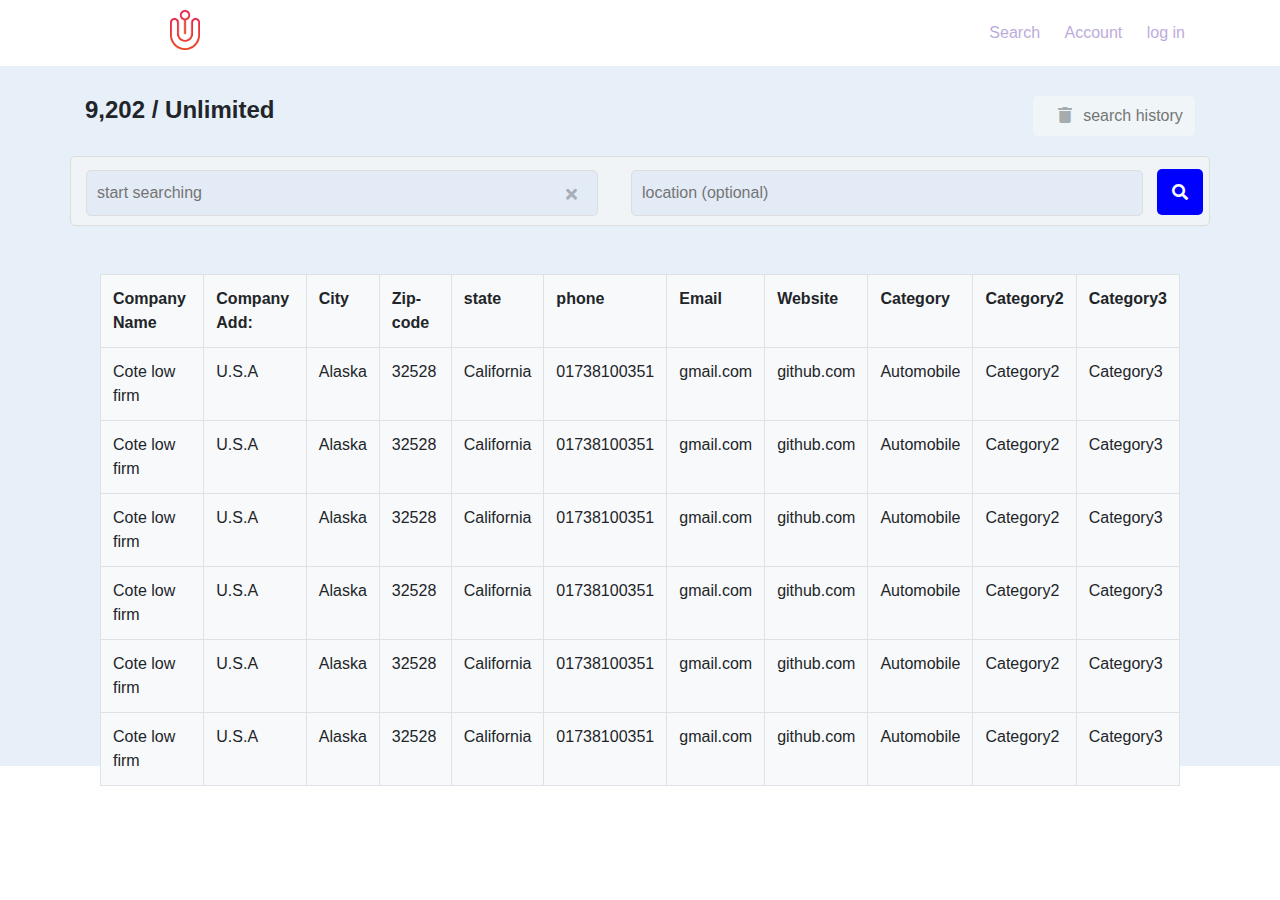
<file: index.html>
<!DOCTYPE html>
<html lang="en">
<head>
    <meta charset="UTF-8">
    <meta name="viewport" content="widtd=device-widtd, initial-scale=1.0">
    <meta http-equiv="X-UA-Compatible" content="ie=edge">
    <title>table single page</title>

    <link rel="stylesheet" href="https://stackpath.bootstrapcdn.com/bootstrap/4.2.1/css/bootstrap.min.css">
    <link rel="stylesheet" href="https://use.fontawesome.com/releases/v5.6.3/css/all.css">
    <link rel="stylesheet" href="assets/css/style.css">
    <link rel="stylesheet" href="assets/css/responsive.css">

    <script src="https://code.jquery.com/jquery-3.3.1.slim.min.js"></script>
</head>
<body>
      <div class="header-area">
          <div class="container">
              <div class="row">
                  <div class="col-md-6">
                      <div class="left-content">
                        <div class="logo">
                            <h3><a href="index.html"><img src="assets/img/unlimitedlogo.png" alt=""><!-- ContactEverybody <span>BETA</span> --></a> </h3>
                          </div>
                      </div>
                  </div>
                  <div class="col-md-6">
                      <ul class="right-content">
                        <li><a href="">Search</a></li>
                            <li><a href="">Account</a></li>
                            <li><a href="log in.html">log in</a></li>
                      </ul>
                  </div>
              </div>
          </div>
      </div> <!-- HEADER AREA END -->

      <div class="section-padding">
          <div class="container">
                  <form action="">
                        <div class="row">
                            <div class="col-md-6">
                                <div class="text-content">
                                    <h4>9,202 / Unlimited</h4>
                                </div>
                            </div>

                            <div class="col-md-6">
                               <div class="input-content">
                                   <i class="fas fa-trash"></i>
                                   <input type="text" class="history" placeholder="search history">
                               </div>
                           </div>
                       </div>

                            <div class="row area">
                                <div class="col-md-6">
                                    <div class="input-area left-box">
                                        <i class="fas fa-times"></i>
                                        <input type="text" placeholder="start searching">
                                    </div>
                                </div>

                                <div class="col-md-6 right-box">
                                    <div class="input-area">
                                        <input type="text" placeholder="location (optional)">
                                    </div>
                               </div>
                                    <div class="search-icon">
                                        <i class="fas fa-search"></i>
                                    </div>
                            </div>
                </form>
                <!--=============== table-area start==================== -->
                <div class="col-md-12">
                    <table class="table table-bordered bg-light mt-5" >
                        <tr>
                            <th>Company Name</th>
                            <th>Company Add:</th>
                            <th>City</th>
                            <th>Zip-code</th>
                            <th>state</th>
                            <th>phone</th>
                            <th>Email</th>
                            <th>Website</th>
                            <th>Category</th>
                            <th>Category2</th>
                            <th>Category3</th>
                        </tr>
                        <tr>
                            <td>Cote low firm</th>
                                <td>U.S.A</th>
                                <td>Alaska</th>
                                <td>32528</th>
                                <td>California</th>
                                <td>01738100351</th>
                                <td>gmail.com</th>
                                <td>github.com</th>
                                <td>Automobile</th>
                                <td>Category2</th>
                                <td>Category3</th>
                        </tr>
                        <tr>
                            <td>Cote low firm</th>
                                <td>U.S.A</th>
                                <td>Alaska</th>
                                <td>32528</th>
                                <td>California</th>
                                <td>01738100351</th>
                                <td>gmail.com</th>
                                <td>github.com</th>
                                <td>Automobile</th>
                                <td>Category2</th>
                                <td>Category3</th>
                        </tr>
                        <tr>
                            <td>Cote low firm</th>
                            <td>U.S.A</th>
                            <td>Alaska</th>
                            <td>32528</th>
                            <td>California</th>
                            <td>01738100351</th>
                            <td>gmail.com</th>
                            <td>github.com</th>
                            <td>Automobile</th>
                            <td>Category2</th>
                            <td>Category3</th>
                        </tr>
                        <tr>
                            <td>Cote low firm</th>
                            <td>U.S.A</th>
                            <td>Alaska</th>
                            <td>32528</th>
                            <td>California</th>
                            <td>01738100351</th>
                            <td>gmail.com</th>
                            <td>github.com</th>
                            <td>Automobile</th>
                            <td>Category2</th>
                            <td>Category3</th>
                        </tr>
                        <tr>
                            <td>Cote low firm</th>
                            <td>U.S.A</th>
                            <td>Alaska</th>
                            <td>32528</th>
                            <td>California</th>
                            <td>01738100351</th>
                            <td>gmail.com</th>
                            <td>github.com</th>
                            <td>Automobile</th>
                            <td>Category2</th>
                            <td>Category3</th>
                        </tr>
                        <tr>
                            <td>Cote low firm</th>
                            <td>U.S.A</th>
                            <td>Alaska</th>
                            <td>32528</th>
                            <td>California</th>
                            <td>01738100351</th>
                            <td>gmail.com</th>
                            <td>github.com</th>
                            <td>Automobile</th>
                            <td>Category2</th>
                            <td>Category3</th>
                        </tr>

                    </table>
                </div>
                
            </div>
          </div>
     
    
    
    <script src="https://cdnjs.cloudflare.com/ajax/libs/popper.js/1.14.6/umd/popper.min.js"></script>
    <script src="https://stackpatd.bootstrapcdn.com/bootstrap/4.2.1/js/bootstrap.min.js"></script>
</body>
</html>
</file>
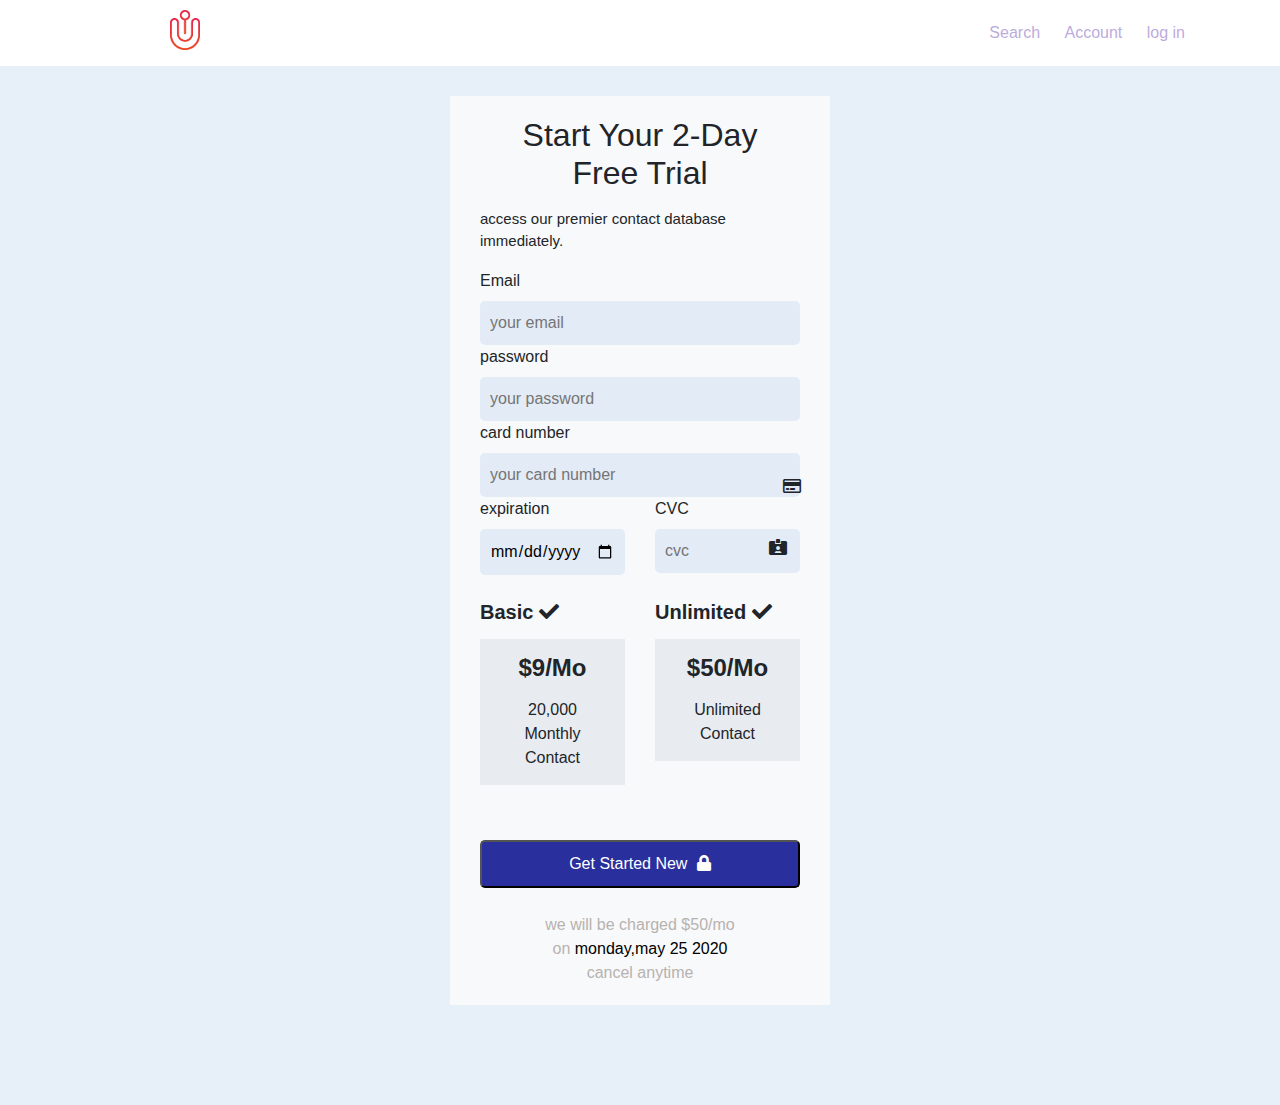
<file: contact-form.html>
<!DOCTYPE html>
<html lang="en">
<head>
    <meta charset="UTF-8">
    <meta name="viewport" content="width=device-width, initial-scale=1.0">
    <meta http-equiv="X-UA-Compatible" content="ie=edge">
    <title>contact form single template--sm sazzad</title>

    <link rel="stylesheet" href="https://stackpath.bootstrapcdn.com/bootstrap/4.2.1/css/bootstrap.min.css">
    <link rel="stylesheet" href="https://use.fontawesome.com/releases/v5.6.3/css/all.css">
    <link rel="stylesheet" href="assets/css/style.css">
    <link rel="stylesheet" href="assets/css/responsive.css">

    <script src="https://code.jquery.com/jquery-3.3.1.slim.min.js"></script>
</head>
<body>
      <div class="header-area">
          <div class="container">
              <div class="row">
                  <div class="col-md-6">
                      <div class="left-content">
                        <div class="logo">
                            <h3><a href="index.html"><img src="assets/img/unlimitedlogo.png" alt=""><!-- ContactEverybody <span>BETA</span> --></a> </h3>
                          </div>
                      </div>
                  </div>
                  <div class="col-md-6">
                      <ul class="right-content">
                        <li><a href="">Search</a></li>
                        <li><a href="">Account</a></li>
                        <li><a href="log in.html">log in</a></li>
                      </ul>
                  </div>
              </div>
          </div>
      </div> <!-- HEADER AREA END -->

      <div class="section-form">
          <div class="container">
              <div class="row">
                <div class="col-md-4 offset-md-4 bg-light contact-box">
                    <h2>start your 2-day <br>free trial</h2>
                    <p class="lead contact-pera">access our premier contact database immediately.</p>
                     <form action="index.html">
                         <label for="">Email</label>
                         <input type="email" placeholder="your email"><br>
                         <label for="">password</label>
                         <input type="password" placeholder="your password"> <br>
                         <label for="">card number</label>
                         <input type="text" placeholder="your card number" class="credit-card"><i class="far fa-credit-card"></i> <br>
                         <div class="row">
                             <div class="col-md-6">
                                <label for="">expiration</label>
                                <input type="date" placeholder="MM/YY">
                             </div>
                             <div class="col-md-6">
                                <label for="">CVC</label>
                                <input type="cvc" placeholder="cvc"><i class="fas fa-id-card-alt"></i>
                             </div>
                         </div>
                         <div class="row content-title">
                            <div class="col-md-6 ">
                                <h5>Basic <i class="fas fa-check"></i></h5>
                                <div class="content-box">
                                    <h4>$9/Mo</h4>
                                    <p>20,000 Monthly <br>Contact</p>
                                </div>
                            </div>
                            <div class="col-md-6">
                                <h5>Unlimited <i class="fas fa-check"></i></h5>
                                <div class="content-box">
                                    <h4>$50/Mo</h4>
                                    <p>Unlimited <br>Contact</p>
                                </div>
                           </div>
                        </div>
                        <button>get started new <i class="fas fa-lock"></i></button>
                        <p class="footer-text">we will be charged $50/mo <br>on <a class="color-content" href="">monday,may 25 2020</a>
                            <br>cancel anytime
                        </p>

                     </form>
                </div>
              </div>
          </div>
      </div>
    
    
    <script src="https://cdnjs.cloudflare.com/ajax/libs/popper.js/1.14.6/umd/popper.min.js"></script>
    <script src="https://stackpath.bootstrapcdn.com/bootstrap/4.2.1/js/bootstrap.min.js"></script>
</body>
</html>
</file>
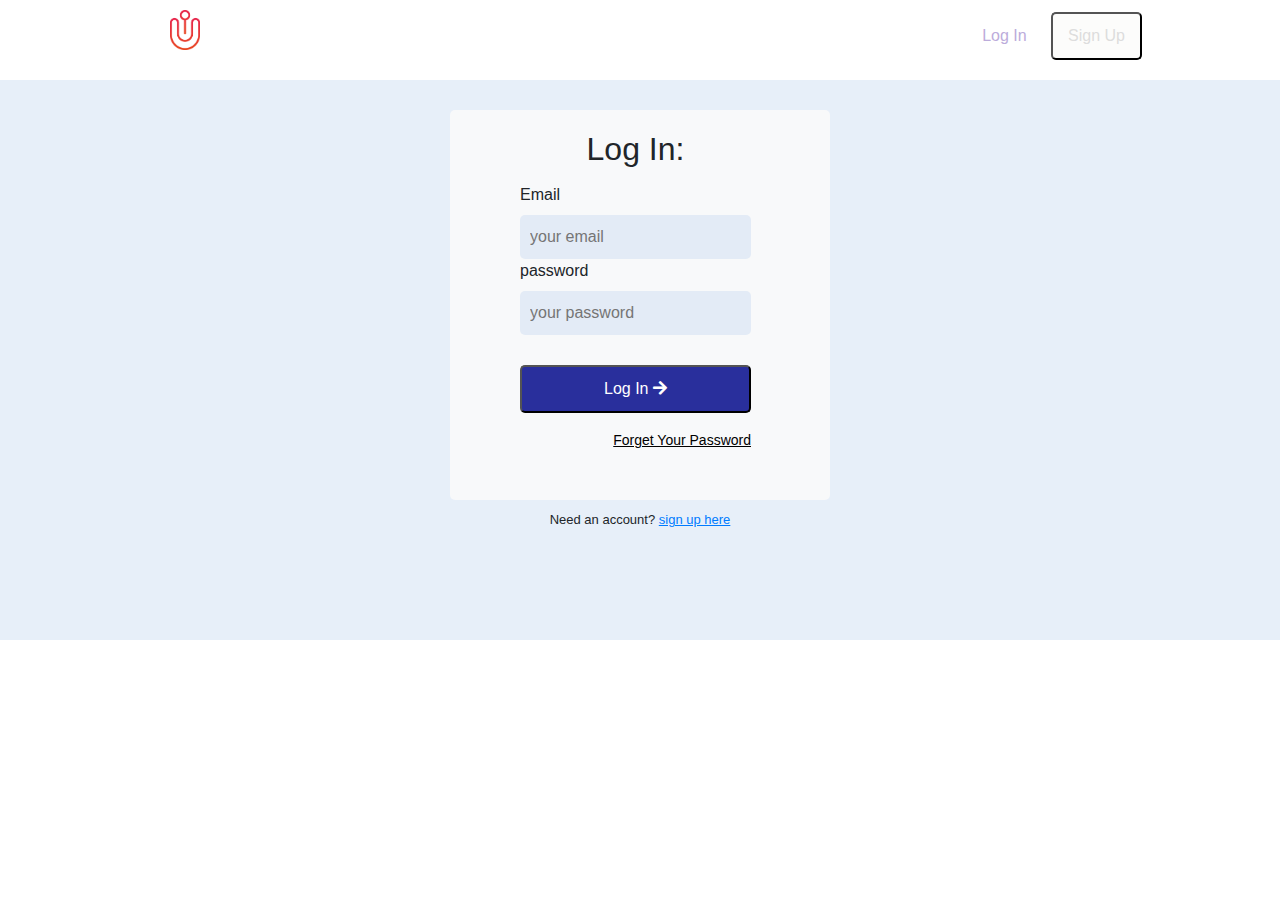
<file: log in.html>
<!DOCTYPE html>
<html lang="en">
<head>
    <meta charset="UTF-8">
    <meta name="viewport" content="width=device-width, initial-scale=1.0">
    <meta http-equiv="X-UA-Compatible" content="ie=edge">
    <title>Log in form</title>

    <link rel="stylesheet" href="https://stackpath.bootstrapcdn.com/bootstrap/4.2.1/css/bootstrap.min.css">
    <link rel="stylesheet" href="https://use.fontawesome.com/releases/v5.6.3/css/all.css">
    <link rel="stylesheet" href="assets/css/style.css">
    <link rel="stylesheet" href="assets/css/responsive.css">

    <script src="https://code.jquery.com/jquery-3.3.1.slim.min.js"></script>
</head>
<body>
      <div class="header-area header-style">
          <div class="container">
              <div class="row">
                  <div class="col-md-6">
                      <div class="left-content">
                        <div class="logo">
                            <h3><a href="index.html"><img src="assets/img/unlimitedlogo.png" alt=""><!-- ContactEverybody <span>BETA</span> --></a> </h3>
                          </div>
                      </div>
                  </div>
                  <div class="col-md-6 header-right">
                      <ul class="right-content ">
                            <li><a href="log in.html">Log In</a></li>
                            <li><a href="contact-form.html"><button class="header-btn"> Sign Up</button></a></li>
                      </ul>
                  </div>
              </div>
          </div>
      </div> <!-- HEADER AREA END -->
 
      <div class="section-form">
          <div class="container">
              <div class="row">
                <div class="col-md-4 offset-md-4 bg-light pb-5 input-box">
                    <h2>Log in:</h2>
                     <form action="index.html">
                         <label for="">Email</label>
                         <input type="email" placeholder="your email"><br>
                         <label for="">password</label>
                         <input type="password" placeholder="your password"> <br>
                        
                        <button>Log In <i class="fas fa-arrow-right"></i></button>
                          <a class="boxed" href="">Forget Your Password</a>
                     </form>
                </div>
              </div>
                  <p class="sign-up"> Need an account? <a class="underline" href="">sign up here</a></p>
          </div>
      </div>
    
    
    <script src="https://cdnjs.cloudflare.com/ajax/libs/popper.js/1.14.6/umd/popper.min.js"></script>
    <script src="https://stackpath.bootstrapcdn.com/bootstrap/4.2.1/js/bootstrap.min.js"></script>
</body>
</html>
</file>
<file: assets/css/style.css>
.alignleft {
    float: left;
    margin-right: 15px;
}
.alignright {
    float: right;
    margin-left: 15px;
}
.aligncenter {
    display: block;
    margin: 0 auto 15px;
}
a:hover { text-decoration: none }
a:focus { outline: 0 solid; text-decoration: none}
img {
    max-width: 100%;
    height: auto;
}
input:focus, button:focus, textarea:focus, a:focus {outline: none}
h1,
h2,
h3,
h4,
h5,
h6 {
    margin: 0 0 15px;
    font-weight: 700;
}
p:last-child {
    margin-bottom: 0
}

/*======================================== table style start============================== */
.header-area {
    padding: 16px;
}
.logo img {
    max-width: 40px;
    height: 40px;
    padding-top: -18px;
    padding-right: 10px;
    padding-top: -27px;
    display: inline-block;
    position: absolute;
    top: -6px;
    left: 100px;
}
.left-content h3 {
    font-size: 27px;
    color: #15017F;
}
.left-content h3 span {
    font-size: 60%;
    color: #707072;
}
ul.right-content {
    margin: 0;
    padding: 0;
    list-style: none;
    float: right;
}
li {
    display: inline-block;
}
ul.right-content li a {
    display: block;
    padding: 5px 10px;
    color: #BCACDB;
    transition: 0.5s;
}

/*====================table start end================ */
.section-padding {
    background: #E7EFF9;
    height: 700px;
    padding: 30px 0;
}
.area {
    height: 70px;
    background: #F0F4F7;
    border:1px solid #ddd;
    border-radius: 5px;
    position: relative;
}
.input-content input {
    float: right;
}
.input-content i {
    position: relative;
}

.input-content input {
    background: #F0F6F8;
    border: none;
    width: 30%;
    margin-bottom: 20px;
    display: inline-block;
    padding: 8px;
}
.input-content i.fas.fa-trash {
    opacity: 0.5;
}
.input-content i.fa-trash::before {
    position: absolute;
    top: -6px;
    left: 403px;
    opacity: 0.7;
}
input.history {
    text-align: center;
    padding-left: 46px;
}
.right-box {
    margin-left: -24px;
}

.input-area input {
    width: 95%;
    outline: 0;
    margin-top: 13px;
    border:none;
    border:1px solid #ddd;
    border-radius: 5px;
    padding: 10px;
}

.input-area i.fa-times::before {
    position: absolute;
    top: 29px;
    right: 63px;
}
i.fas.fa-times {
    display: inline;
    opacity: 0.3;
}
.fa-search{
    cursor: pointer;
    color: #fff;
}

.fa-search:before {
    content: "\f002";
    position: absolute;
    top: 12px;
    right: 6px;
    background: blue;
    padding: 15px;
    border-radius: 5px;
}
ul.right-content li:hover a {
    border-bottom: 1px solid #ddd;
}
/*======================================== table style end============================== */

/*======================================== registration-form style start============================== */
.section-form {
    background: #E7EFF9;
    padding-top: 30px;
    padding-bottom:30px;
}
.contact-box{
    transition: 0.3s;
    padding: 0 30px;
}
.contact-box:hover {
    box-shadow: 1px 1px 1px 5px #ddd;
}
h2 {
    text-align: center;
    text-transform: capitalize;
    padding-top: 20px;
}
.contact-pera {
   font-size: 15px;
}
form label {
    display: block;
}
form input {
    width: 100%;
    border: none;
    outline: 0;
    padding: 10px;
    border-radius: 5px;
    background: #E3EBF6;
}
i.far.fa-credit-card {
    position: absolute;
    right: 29px;
    top: 42%;
}
i.fas.fa-id-card-alt {
    position: absolute;
    top: 54%;
    right: 28px;
}
.content-box {
    background: #E8ECF1;
    padding: 15px 25px;
    text-align: center;
}
.content-box {
    background: #E8ECF1;
    padding: 15px 25px;
    text-align: center;
    transition: 0.3s;

}
.row.content-title {
    padding: 25px 0;
}
.content-box:hover {
    background: #BDEECB;
}
button {
    display: block;
    width: 100%;
    background: #292F9C;
    border-radius: 5px;
    padding: 10px 15px;
    color: #fff;
    text-transform: capitalize;
}
i.fas.fa-lock {
    padding-left: 5px;
}
p.footer-text {
    text-align: center;
    padding-top: 10px;
    color: #B7B2B0;
    padding-bottom:20px;
}
a.color-content{
    color:black;
}

/*======================================== registration-form style end============================== */


/* =================================================log in form style start=========================== */
.header-style {
    height: 80px;
}
.header-right {
    position: absolute;
    top: -23px;
    right: 113px;
    
}

button.header-btn {
    background: #FCFCFB;
    color: #ddd;
    cursor: pointer;
}

.left-content h3 {
    font-size: 27px;
    color: #15017F;
}
.left-content h3 span {
    font-size: 60%;
    color: #707072;
}
ul.right-content {
    margin: 0;
    padding: 0;
    list-style: none;
    float: right;
}

.section-form {
    background: #E7EFF9;
    padding-top: 30px;
    padding-bottom:100px;
   
}
.input-box:hover {
    box-shadow: 1px 1px 1px 5px #ddd;
}
.input-box {
    background-color: #f8f9fa!important;
    padding-right: 79px;
    padding-left: 70px;
    transition: 0.3s;
    border-radius: 5px;
}
h2 {
    text-align: center;
    text-transform: capitalize;
    padding-top: 20px;
    font-weight: 500;
}
form label {
    display: block;
}
form input {
    width: 100%;
    border: none;
    outline: 0;
    padding: 10px;
    border-radius: 5px;
    background: #E3EBF6;
}
i.fas.fa-id-card-alt {
    position: absolute;
    top: 54%;
    right: 28px;
}
.content-box {
    background: #E8ECF1;
    padding: 15px 25px;
    text-align: center;
}
.content-box {
    background: #E8ECF1;
    padding: 15px 25px;
    text-align: center;
    transition: 0.3s;

}
.row.content-title {
    padding: 25px 0;
}
.content-box:hover {
    background: #BDEECB;
}
button {
    display: inline-block;
    width: 100%;
    background: #292F9C;
    border-radius: 5px;
    color: #fff;
    text-transform: capitalize;
    margin-top: 30px;
    margin-bottom: 15px;
}
i.fas.fa-lock {
    padding-left: 5px;
}
p.footer-text {
    text-align: center;
    padding-top: 10px;
    color: #B7B2B0;
    padding-bottom:20px;
}
a.boxed {
    color: black;
    font-size: 14px;
    width: 100%;
    text-align: right;
    display: inline-block;
    text-decoration: underline;
}
p.sign-up {
    padding: 10px;
    width: 100%;
    text-align: center;
    font-size: 13px;
}
.underline{
    text-decoration: underline;
}

/* =================================================log in form style end=========================== */
</file>
<file: assets/css/responsive.css>
/* Medium Layout: 1280px. */
@media only screen and (min-width: 992px) and (max-width: 1200px) { 
  
    
}
/* Tablet & mobile Layout: 768px. */
@media only screen and (max-width: 991px) { 
    
}

/* Tablet Layout: 768px. */
@media only screen and (min-width: 768px) and (max-width: 991px) { 
 
    
}
/* Mobile Layout: 320px. */
@media only screen and (max-width: 767px) { 
    
    
}
/* Wide Mobile Layout: 480px. */
@media only screen and (min-width: 480px) and (max-width: 767px) { 

}
</file>
